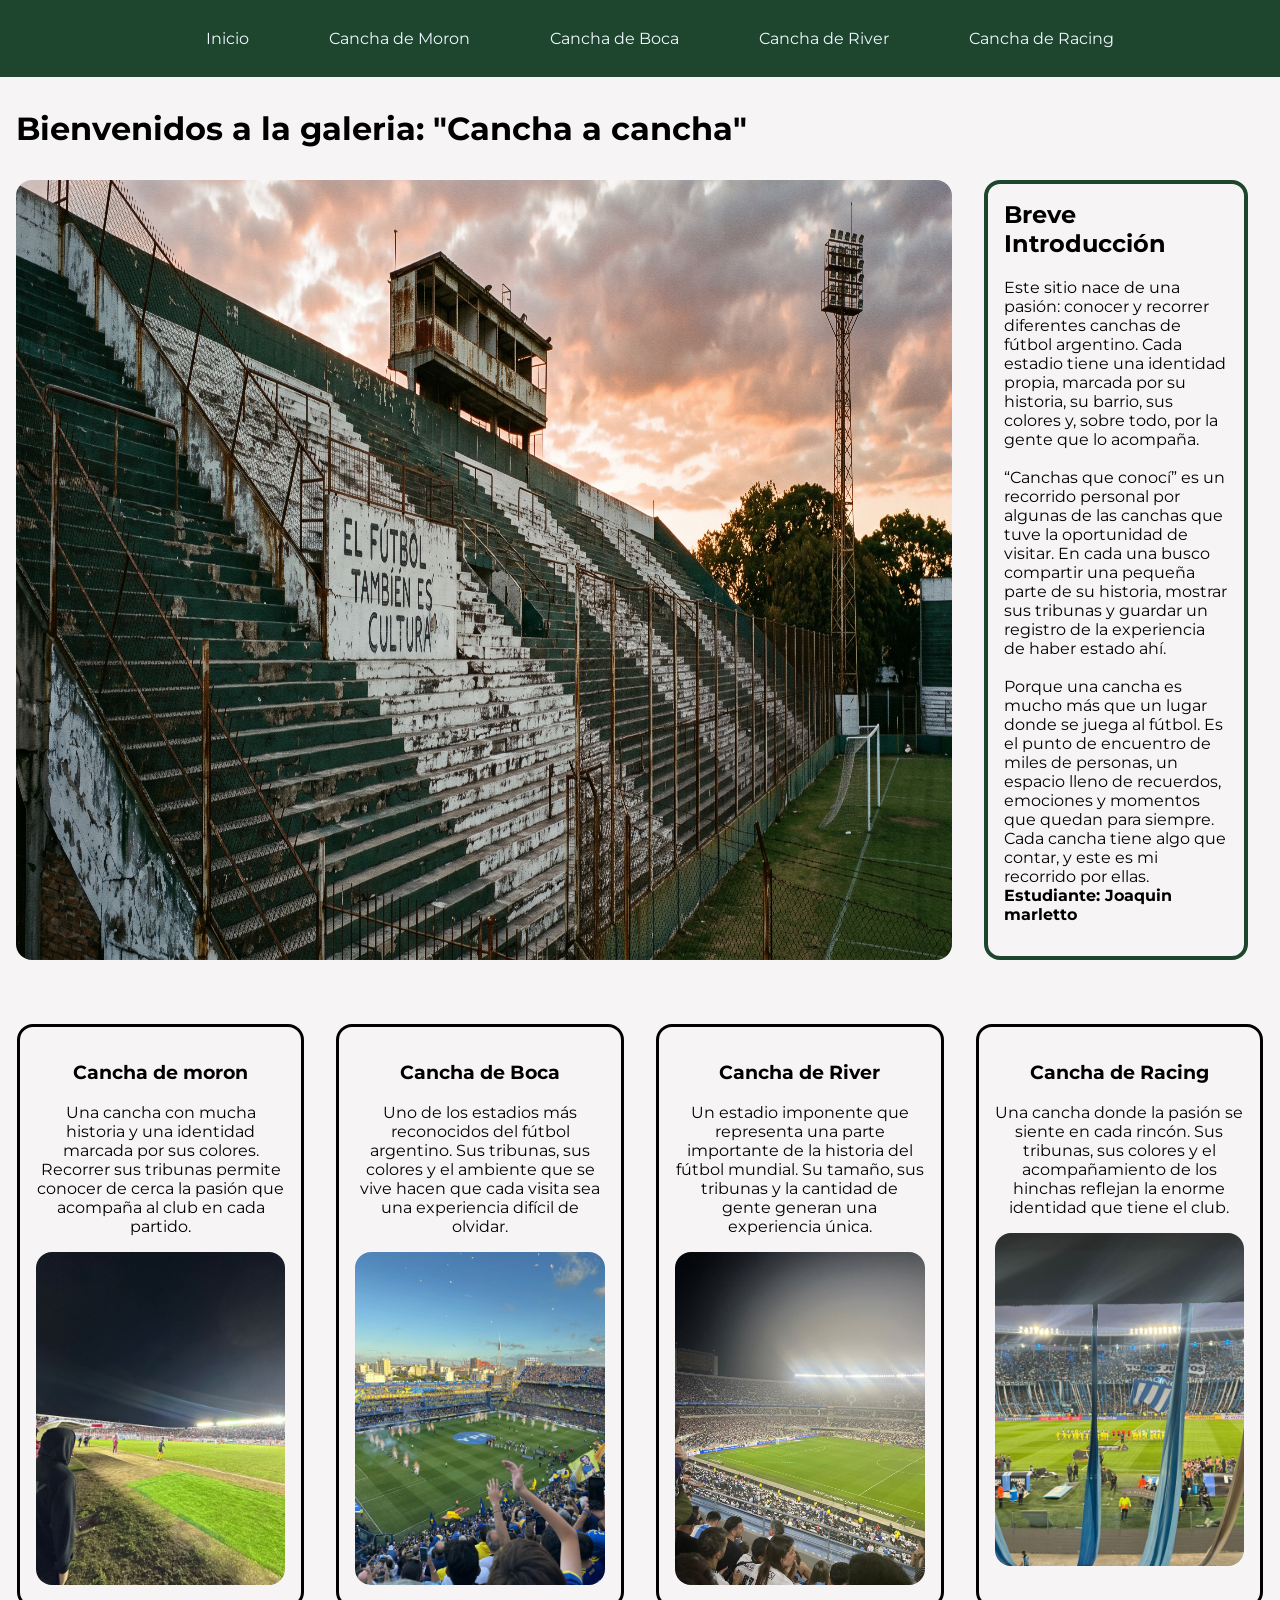
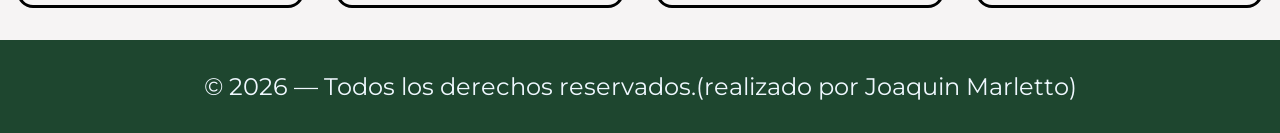
<file: index.html>
<!DOCTYPE html>
<html lang="es">

<head>
    <meta charset="UTF-8">
    <meta name="viewport" content="width=device-width, initial-scale=1.0">
    <title>Joaquin marletto</title>
    <link rel="stylesheet" href="css/estilos.css">
    <link rel="preconnect" href="https://fonts.googleapis.com">
    <link rel="preconnect" href="https://fonts.gstatic.com" crossorigin>
    <link href="https://fonts.googleapis.com/css2?family=Montserrat:wght@400;500;600;700;800&display=swap"
        rel="stylesheet">
</head>

<body>
    <header>
        <nav class="navbar">
            <ul class="nav-links">
                <li><a href="index.html">Inicio</a></li>
                <li><a href="moron.html">Cancha de Moron</a></li>
                <li><a href="boca.html">Cancha de Boca</a></li>
                <li><a href="river.html">Cancha de River</a></li>
                <li><a href="racing.html">Cancha de Racing</a></li>
            </ul>
        </nav>
    </header>
    <main>
        <h1 class="primer-titulo">Bienvenidos a la galeria: "Cancha a cancha"</h1>
        <div class="hero">
            <img src="img/tambien_cultura.jpeg" alt="imagen tipo hero">
            <div class="contenedor">
                <h2>Breve Introducción</h2>
                <p>
                    Este sitio nace de una pasión: conocer y recorrer diferentes canchas de fútbol argentino. Cada
                    estadio
                    tiene una identidad propia, marcada por su historia, su barrio, sus colores y, sobre todo, por la
                    gente
                    que lo acompaña.<br>
                    <br>
                    “Canchas que conocí” es un recorrido personal por algunas de las canchas que tuve la oportunidad de
                    visitar. En cada una busco compartir una pequeña parte de su historia, mostrar sus tribunas y
                    guardar un
                    registro de la experiencia de haber estado ahí.<br>
                    <br>
                    Porque una cancha es mucho más que un lugar donde se juega al fútbol. Es el punto de encuentro de
                    miles
                    de personas, un espacio lleno de recuerdos, emociones y momentos que quedan para siempre. Cada
                    cancha
                    tiene algo que contar, y este es mi recorrido por ellas.
                    <br>
                    <b>Estudiante: Joaquin marletto</b>

                </p>
            </div>
        </div>
        <section class="seccion-clubes">
            <article><a href="moron.html">
                    <h3>Cancha de moron</h3>
                    <p>Una cancha con mucha historia y una identidad marcada por sus colores. Recorrer sus tribunas
                        permite conocer de cerca la pasión que acompaña al club en cada partido.</p>
                    <img src="img/moron.jpeg" alt="img cancha de moron">
                </a>
            </article>
            <article><a href="boca.html">
                    <h3>Cancha de Boca</h3>
                    <p>Uno de los estadios más reconocidos del fútbol argentino. Sus tribunas, sus colores y el ambiente
                        que
                        se vive hacen que cada visita sea una experiencia difícil de olvidar.</p>
                    <img src="img/boca1.jpeg" alt="img cancha de Boca">
                </a>
            </article>
            <article><a href="river.html">
                    <h3>Cancha de River</h3>
                    <p>Un estadio imponente que representa una parte importante de la historia del fútbol mundial. Su
                        tamaño, sus tribunas y la cantidad de gente generan una experiencia única.</p>
                    <img src="img/river1.jpeg" alt="img cancha de River">
                </a>
            </article>
            <article><a href="racing.html">
                    <h3>Cancha de Racing</h3>
                    <p>Una cancha donde la pasión se siente en cada rincón. Sus tribunas, sus colores y el
                        acompañamiento de
                        los hinchas reflejan la enorme identidad que tiene el club.</p>
                    <img src="img/racing.jpeg" alt="img cancha de Racing">
                </a>
            </article>
        </section>
    </main>
    <footer>
        <p>© 2026 — Todos los derechos reservados.(realizado por Joaquin Marletto)</p>
    </footer>
</body>

</html>

</html>
</file>
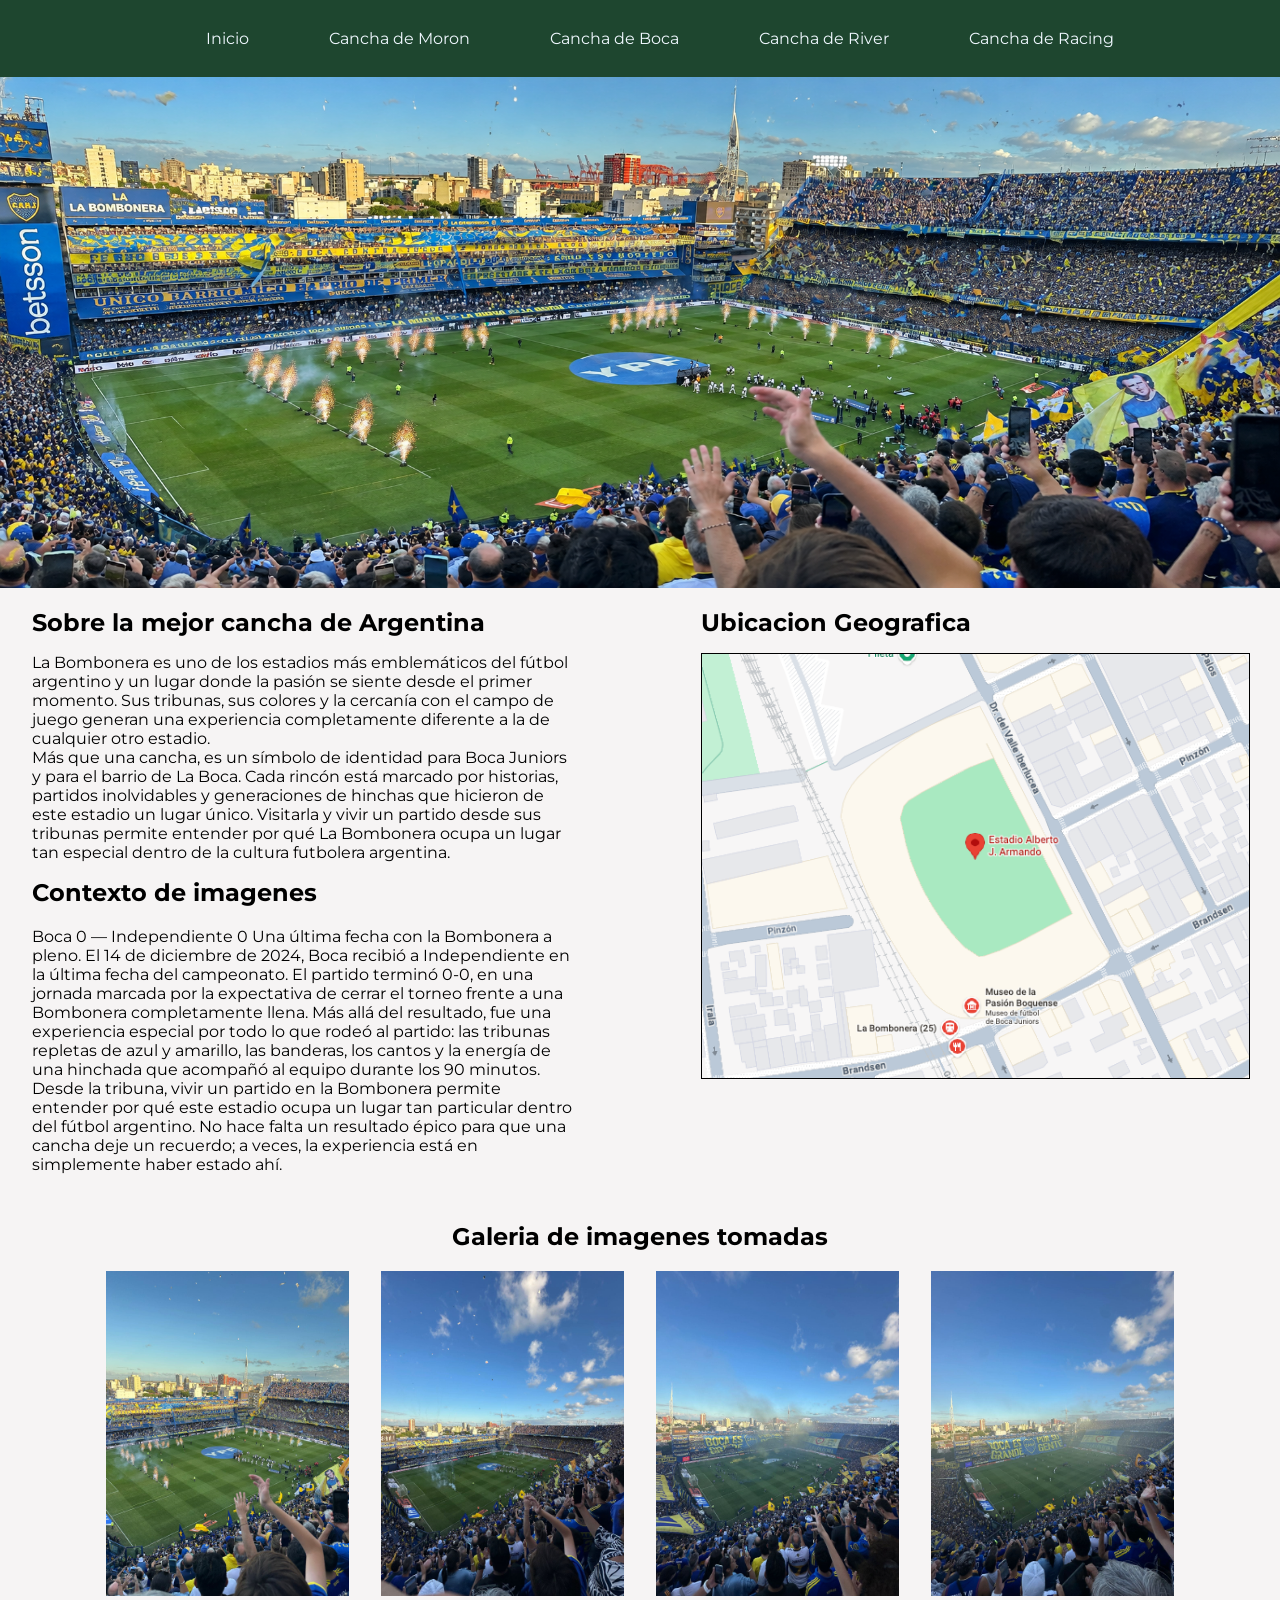
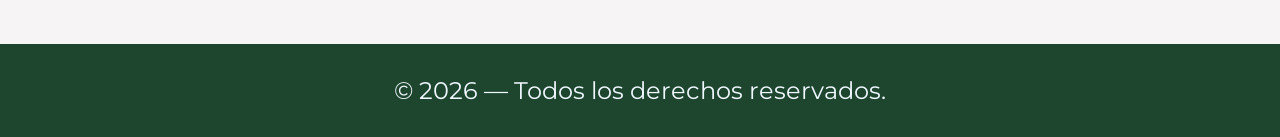
<file: boca.html>
<!DOCTYPE html>
<html lang="es">

<head>
    <meta charset="UTF-8">
    <meta name="viewport" content="width=device-width, initial-scale=1.0">
    <title>Cancha de Boca</title>
    <link rel="stylesheet" href="css/estilos.css">
    <link rel="preconnect" href="https://fonts.googleapis.com">
    <link rel="preconnect" href="https://fonts.gstatic.com" crossorigin>
    <link href="https://fonts.googleapis.com/css2?family=Montserrat:wght@400;500;600;700;800&display=swap"
        rel="stylesheet">
</head>

<body>
    <header>
        <nav class="navbar">
            <ul class="nav-links">
                <li><a href="index.html">Inicio</a></li>
                <li><a href="moron.html">Cancha de Moron</a></li>
                <li><a href="boca.html">Cancha de Boca</a></li>
                <li><a href="river.html">Cancha de River</a></li>
                <li><a href="racing.html">Cancha de Racing</a></li>
            </ul>
        </nav>
    </header>
    <main class="main-equipos">
        <div class="moron-hero">
            <img src="img/boca-hero.png" alt="imagen de boca-hero">
        </div>
        <section class="seccion-particular">
            <div class="contenedor-invisible">
                <div class="primer-div">
                    <h1>Sobre la mejor cancha de Argentina</h1>
                    <p> La Bombonera es uno de los estadios más emblemáticos del fútbol argentino y un lugar donde la
                        pasión se siente desde el primer momento. Sus tribunas, sus colores y la cercanía con el campo
                        de juego generan una experiencia completamente diferente a la de cualquier otro estadio.
                        <br>
                        Más que una cancha, es un símbolo de identidad para Boca Juniors y para el barrio de La Boca.
                        Cada rincón está marcado por historias, partidos inolvidables y generaciones de hinchas que
                        hicieron de este estadio un lugar único. Visitarla y vivir un partido desde sus tribunas permite
                        entender por qué La Bombonera ocupa un lugar tan especial dentro de la cultura futbolera
                        argentina.
                    </p>
                    <h2>Contexto de imagenes </h2>
                    <p>Boca 0 — Independiente 0

                        Una última fecha con la Bombonera a pleno.
                        El 14 de diciembre de 2024, Boca recibió a Independiente en la última fecha del campeonato. El
                        partido terminó 0-0, en una jornada marcada por la expectativa de cerrar el torneo frente a una
                        Bombonera completamente llena.

                        Más allá del resultado, fue una experiencia especial por todo lo que rodeó al partido: las
                        tribunas repletas de azul y amarillo, las banderas, los cantos y la energía de una hinchada que
                        acompañó al equipo durante los 90 minutos.

                        Desde la tribuna, vivir un partido en la Bombonera permite entender por qué este estadio ocupa
                        un lugar tan particular dentro del fútbol argentino. No hace falta un resultado épico para que
                        una cancha deje un recuerdo; a veces, la experiencia está en simplemente haber estado ahí.</p>
                </div>
                <div class="segundo-div">
                    <h1>Ubicacion Geografica</h1>
                    <img src="img/ubi-boca.png" alt="ubicacion de la bombonera">
                </div>
            </div>
            <h2 class="titulo-galeria">Galeria de imagenes tomadas</h2>
            <div class="principal-moron">
                <img src="img/boca1.jpeg" alt="primer imagen de boca">
                <img src="img/boca2.jpeg" alt="segunda imagen de boca">
                <img src="img/boca3.jpeg" alt="tercer imagen de boca">
                <img src="img/boca4.jpeg" alt="cuarta imagen de boca">
            </div>

        </section>
    </main>
    <footer>
        <p>© 2026 — Todos los derechos reservados.</p>
    </footer>
</body>

</html>
</file>
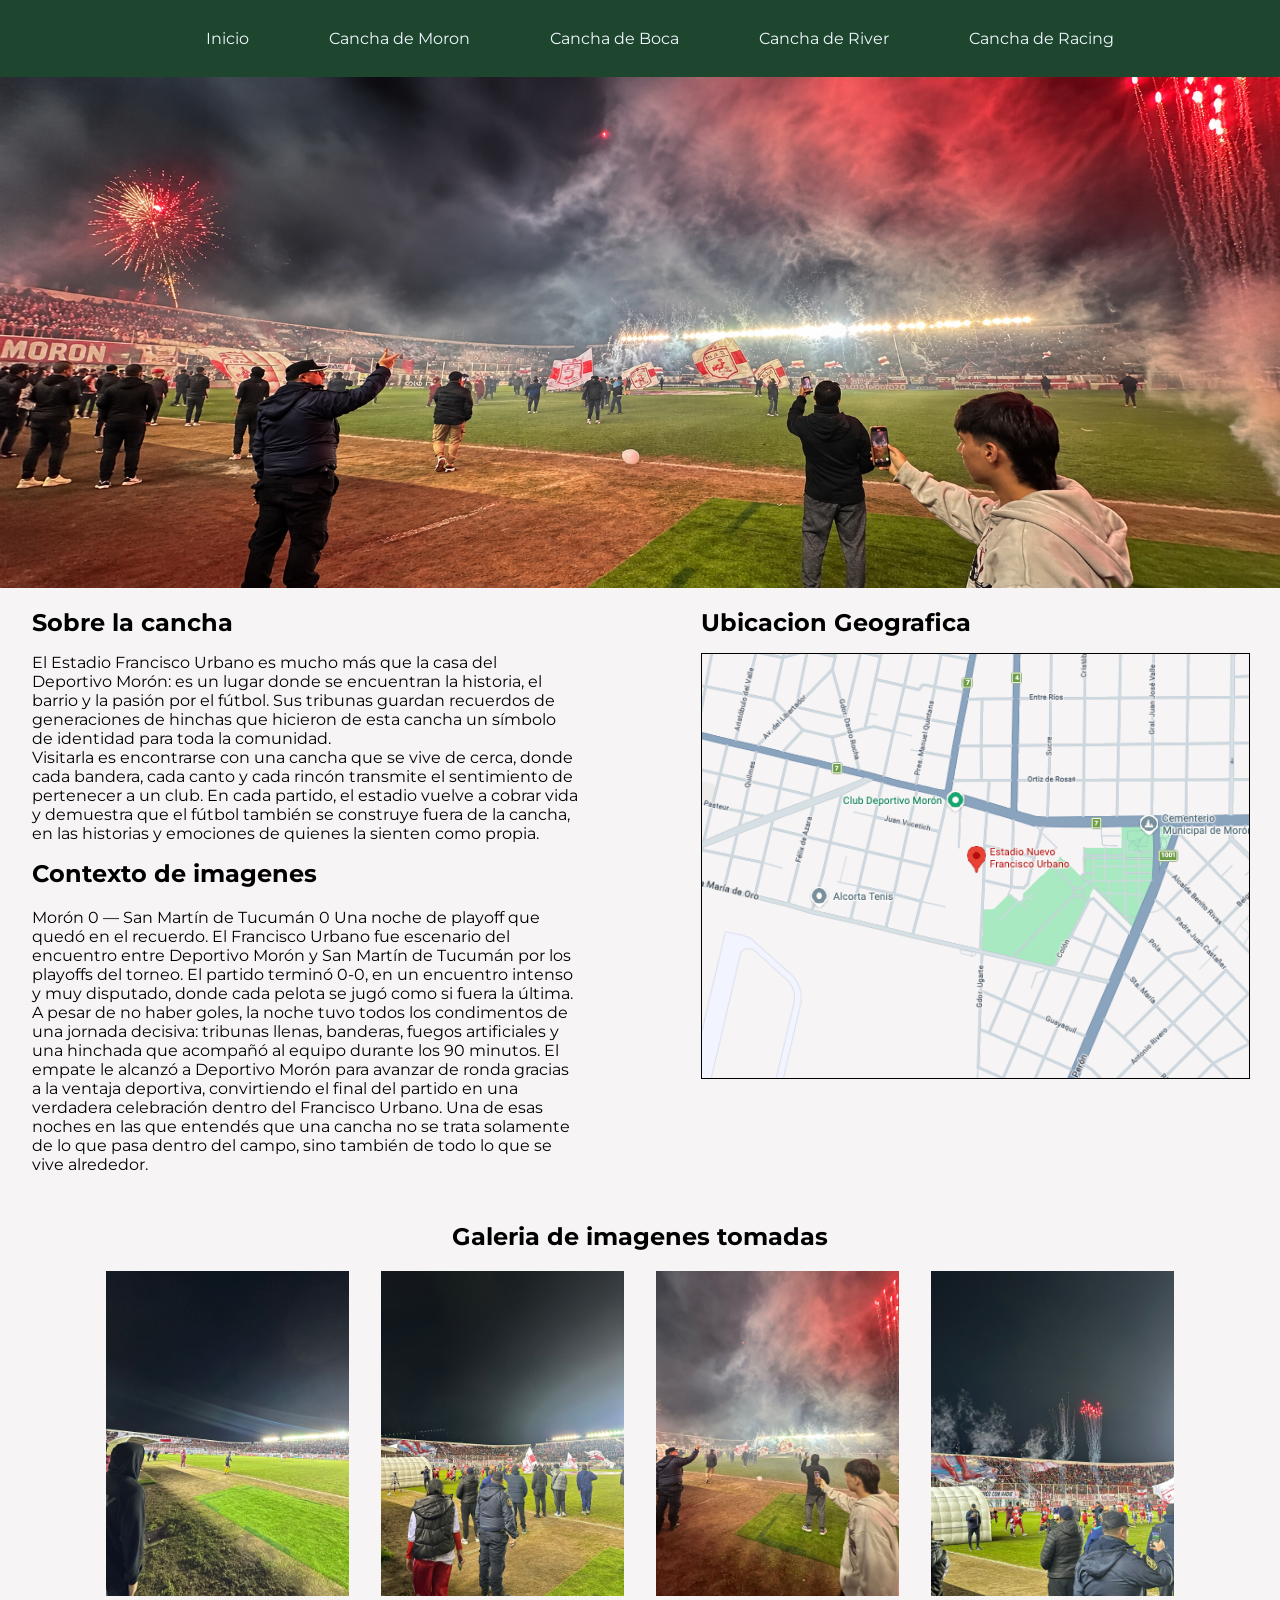
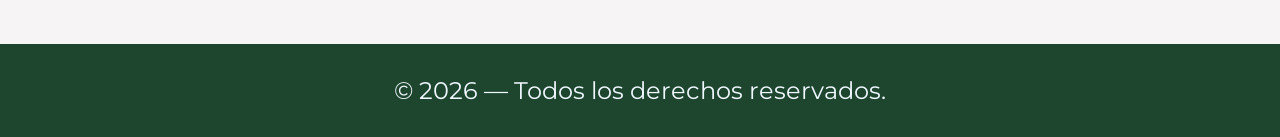
<file: moron.html>
<!DOCTYPE html>
<html lang="es">

<head>
    <meta charset="UTF-8">
    <meta name="viewport" content="width=device-width, initial-scale=1.0">
    <title>Cancha de Moron</title>
    <link rel="stylesheet" href="css/estilos.css">
    <link rel="preconnect" href="https://fonts.googleapis.com">
    <link rel="preconnect" href="https://fonts.gstatic.com" crossorigin>
    <link href="https://fonts.googleapis.com/css2?family=Montserrat:wght@400;500;600;700;800&display=swap"
        rel="stylesheet">
</head>

<body>
    <header>
        <nav class="navbar">
            <ul class="nav-links">
                <li><a href="index.html">Inicio</a></li>
                <li><a href="moron.html">Cancha de Moron</a></li>
                <li><a href="boca.html">Cancha de Boca</a></li>
                <li><a href="river.html">Cancha de River</a></li>
                <li><a href="racing.html">Cancha de Racing</a></li>
            </ul>
        </nav>
    </header>
    <main class="main-equipos">
        <div class="moron-hero">
            <img src="img/moron-hero.png" alt="imagen de moron-hero">
        </div>
        <section class="seccion-particular">
            <div class="contenedor-invisible">
                <div class="primer-div">
                    <h1>Sobre la cancha</h1>
                    <p> El Estadio Francisco Urbano es mucho más que la casa del Deportivo Morón: es un lugar donde se
                        encuentran la historia, el barrio y la pasión por el fútbol. Sus tribunas guardan recuerdos de
                        generaciones de hinchas que hicieron de esta cancha un símbolo de identidad para toda la
                        comunidad.
                        <br>
                        Visitarla es encontrarse con una cancha que se vive de cerca, donde cada bandera, cada canto y
                        cada
                        rincón transmite el sentimiento de pertenecer a un club. En cada partido, el estadio vuelve a
                        cobrar
                        vida y demuestra que el fútbol también se construye fuera de la cancha, en las historias y
                        emociones de
                        quienes la sienten como propia.
                    </p>
                    <h2>Contexto de imagenes </h2>
                    <p>Morón 0 — San Martín de Tucumán 0

                        Una noche de playoff que quedó en el recuerdo.
                        El Francisco Urbano fue escenario del encuentro entre Deportivo Morón y San Martín de Tucumán
                        por los
                        playoffs del torneo. El partido terminó 0-0, en un encuentro intenso y muy disputado, donde cada
                        pelota
                        se jugó como si fuera la última.

                        A pesar de no haber goles, la noche tuvo todos los condimentos de una jornada decisiva: tribunas
                        llenas,
                        banderas, fuegos artificiales y una hinchada que acompañó al equipo durante los 90 minutos.

                        El empate le alcanzó a Deportivo Morón para avanzar de ronda gracias a la ventaja deportiva,
                        convirtiendo el final del partido en una verdadera celebración dentro del Francisco Urbano.

                        Una de esas noches en las que entendés que una cancha no se trata solamente de lo que pasa
                        dentro del
                        campo, sino también de todo lo que se vive alrededor.</p>
                </div>
                <div class="segundo-div">
                    <h1>Ubicacion Geografica</h1>
                    <img src="img/ubi-moron.png" alt="">
                </div>
            </div>
            <h2 class="titulo-galeria">Galeria de imagenes tomadas</h2>
            <div class="principal-moron">
                <img src="img/moron.jpeg" alt="primer imagen de moron">
                <img src="img/moron1.jpeg" alt="segunda imagen de moron">
                <img src="img/moron2.jpeg" alt="tercer imagen de moron">
                <img src="img/moron3.jpeg" alt="cuarta imagen de moron">
            </div>

        </section>
    </main>
    <footer>
        <p>© 2026 — Todos los derechos reservados.</p>
    </footer>
</body>

</html>
</file>
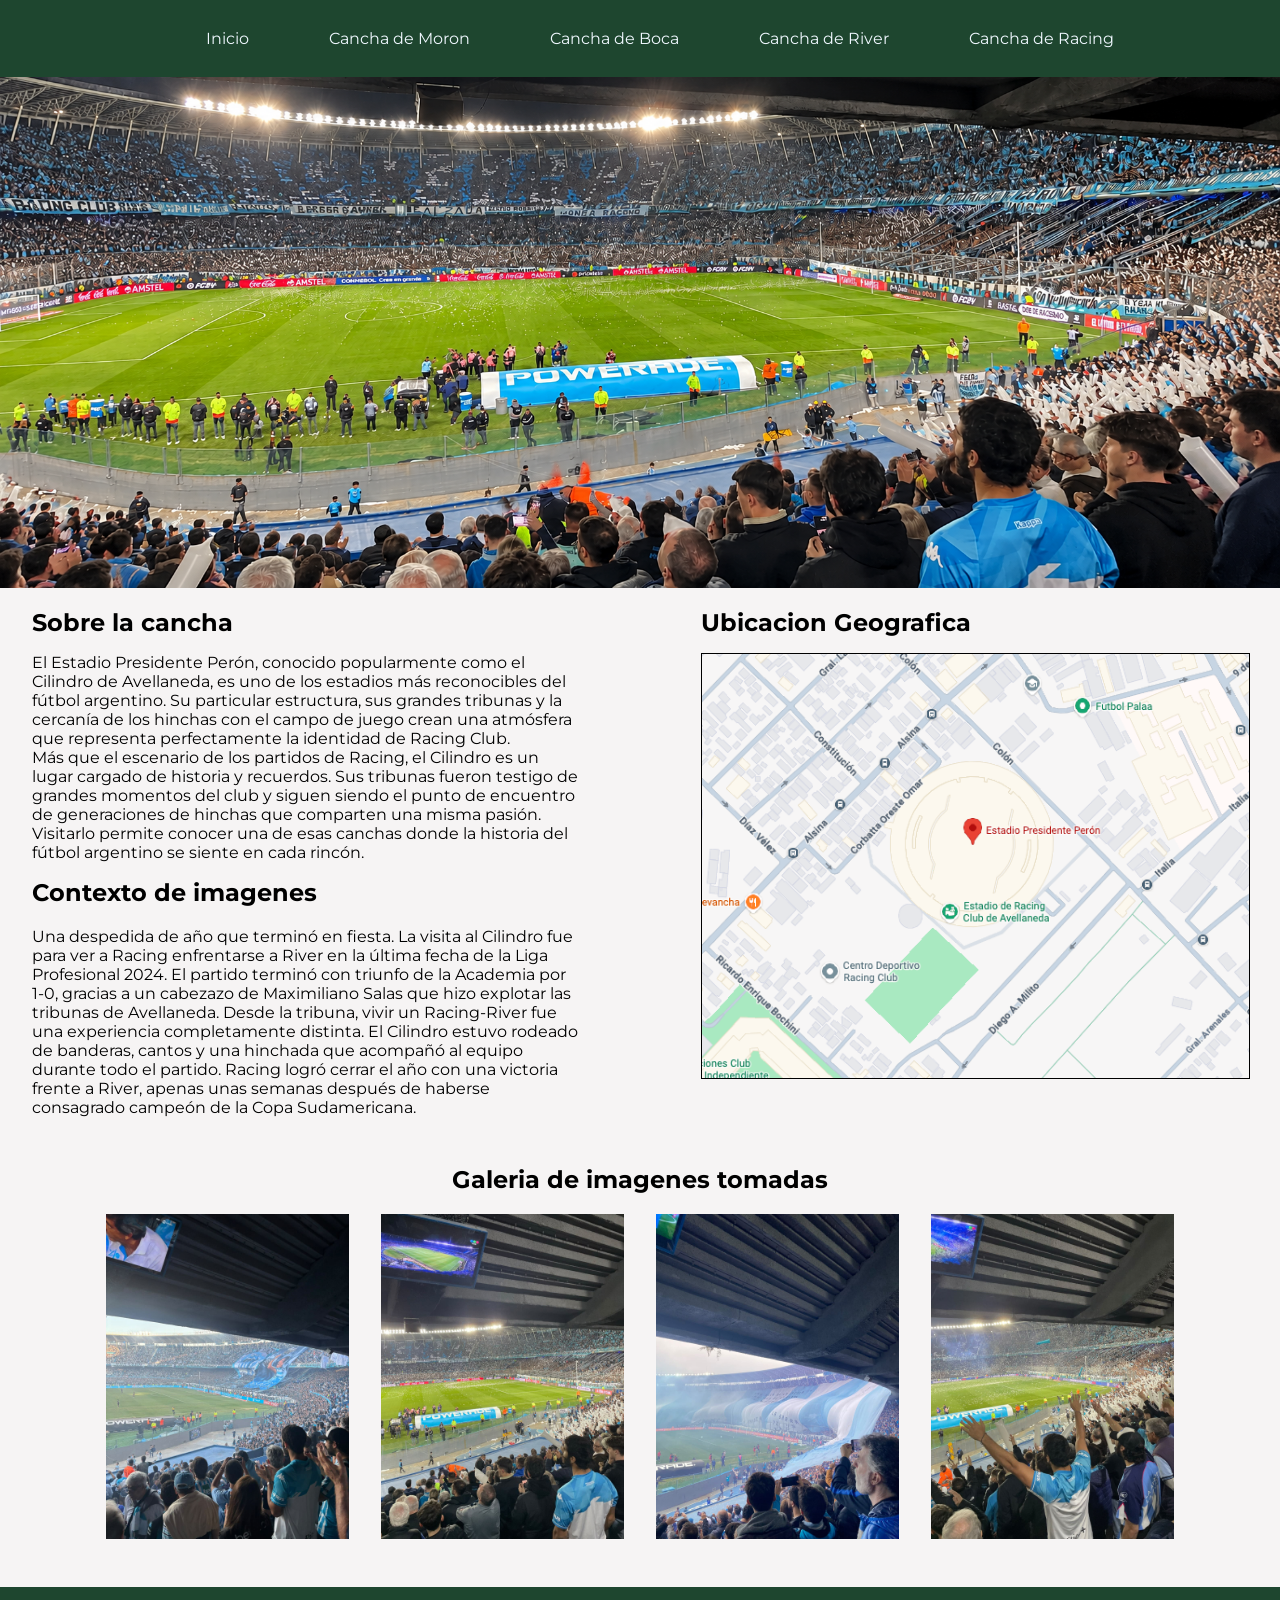
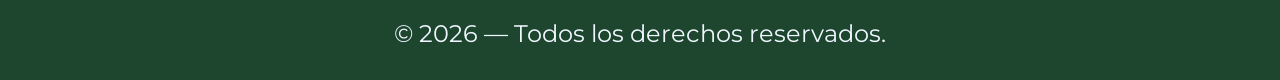
<file: racing.html>
<!DOCTYPE html>
<html lang="es">

<head>
    <meta charset="UTF-8">
    <meta name="viewport" content="width=device-width, initial-scale=1.0">
    <title>Cancha de Racing</title>
    <link rel="stylesheet" href="css/estilos.css">
    <link rel="preconnect" href="https://fonts.googleapis.com">
    <link rel="preconnect" href="https://fonts.gstatic.com" crossorigin>
    <link href="https://fonts.googleapis.com/css2?family=Montserrat:wght@400;500;600;700;800&display=swap"
        rel="stylesheet">
</head>

<body>
    <header>
        <nav class="navbar">
            <ul class="nav-links">
                <li><a href="index.html">Inicio</a></li>
                <li><a href="moron.html">Cancha de Moron</a></li>
                <li><a href="boca.html">Cancha de Boca</a></li>
                <li><a href="river.html">Cancha de River</a></li>
                <li><a href="racing.html">Cancha de Racing</a></li>
            </ul>
        </nav>
    </header>
    <main class="main-equipos">
        <div class="moron-hero">
            <img src="img/racing-hero.png" alt="imagen de racing-hero">
        </div>
        <section class="seccion-particular">
            <div class="contenedor-invisible">
                <div class="primer-div">
                    <h1>Sobre la cancha</h1>
                    <p> El Estadio Presidente Perón, conocido popularmente como el Cilindro de Avellaneda, es uno de los
                        estadios más reconocibles del fútbol argentino. Su particular estructura, sus grandes tribunas y
                        la cercanía de los hinchas con el campo de juego crean una atmósfera que representa
                        perfectamente la identidad de Racing Club.
                        <br>
                        Más que el escenario de los partidos de Racing, el Cilindro es un lugar cargado de historia y
                        recuerdos. Sus tribunas fueron testigo de grandes momentos del club y siguen siendo el punto de
                        encuentro de generaciones de hinchas que comparten una misma pasión. Visitarlo permite conocer
                        una de esas canchas donde la historia del fútbol argentino se siente en cada rincón.
                    </p>
                    <h2>Contexto de imagenes </h2>
                    <p>Una despedida de año que terminó en fiesta.
                        La visita al Cilindro fue para ver a Racing enfrentarse a River en la última fecha de la Liga
                        Profesional 2024. El partido terminó con triunfo de la Academia por 1-0, gracias a un cabezazo
                        de Maximiliano Salas que hizo explotar las tribunas de Avellaneda.

                        Desde la tribuna, vivir un Racing-River fue una experiencia completamente distinta. El Cilindro
                        estuvo rodeado de banderas, cantos y una hinchada que acompañó al equipo durante todo el
                        partido. Racing logró cerrar el año con una victoria frente a River, apenas unas semanas después
                        de haberse consagrado campeón de la Copa Sudamericana.</p>
                </div>
                <div class="segundo-div">
                    <h1>Ubicacion Geografica</h1>
                    <img src="img/ubi-racing.png" alt="ubicacion cilindro">
                </div>
            </div>
            <h2 class="titulo-galeria">Galeria de imagenes tomadas</h2>
            <div class="principal-moron">
                <img src="img/racing2.jpeg" alt="primer imagen de racing">
                <img src="img/racing3.jpeg" alt="segunda imagen de racing">
                <img src="img/racing4.jpeg" alt="tercer imagen de racing">
                <img src="img/racing5.jpeg" alt="cuarta imagen de racing">
            </div>

        </section>
    </main>
    <footer>
        <p>© 2026 — Todos los derechos reservados.</p>
    </footer>
</body>

</html>
</file>
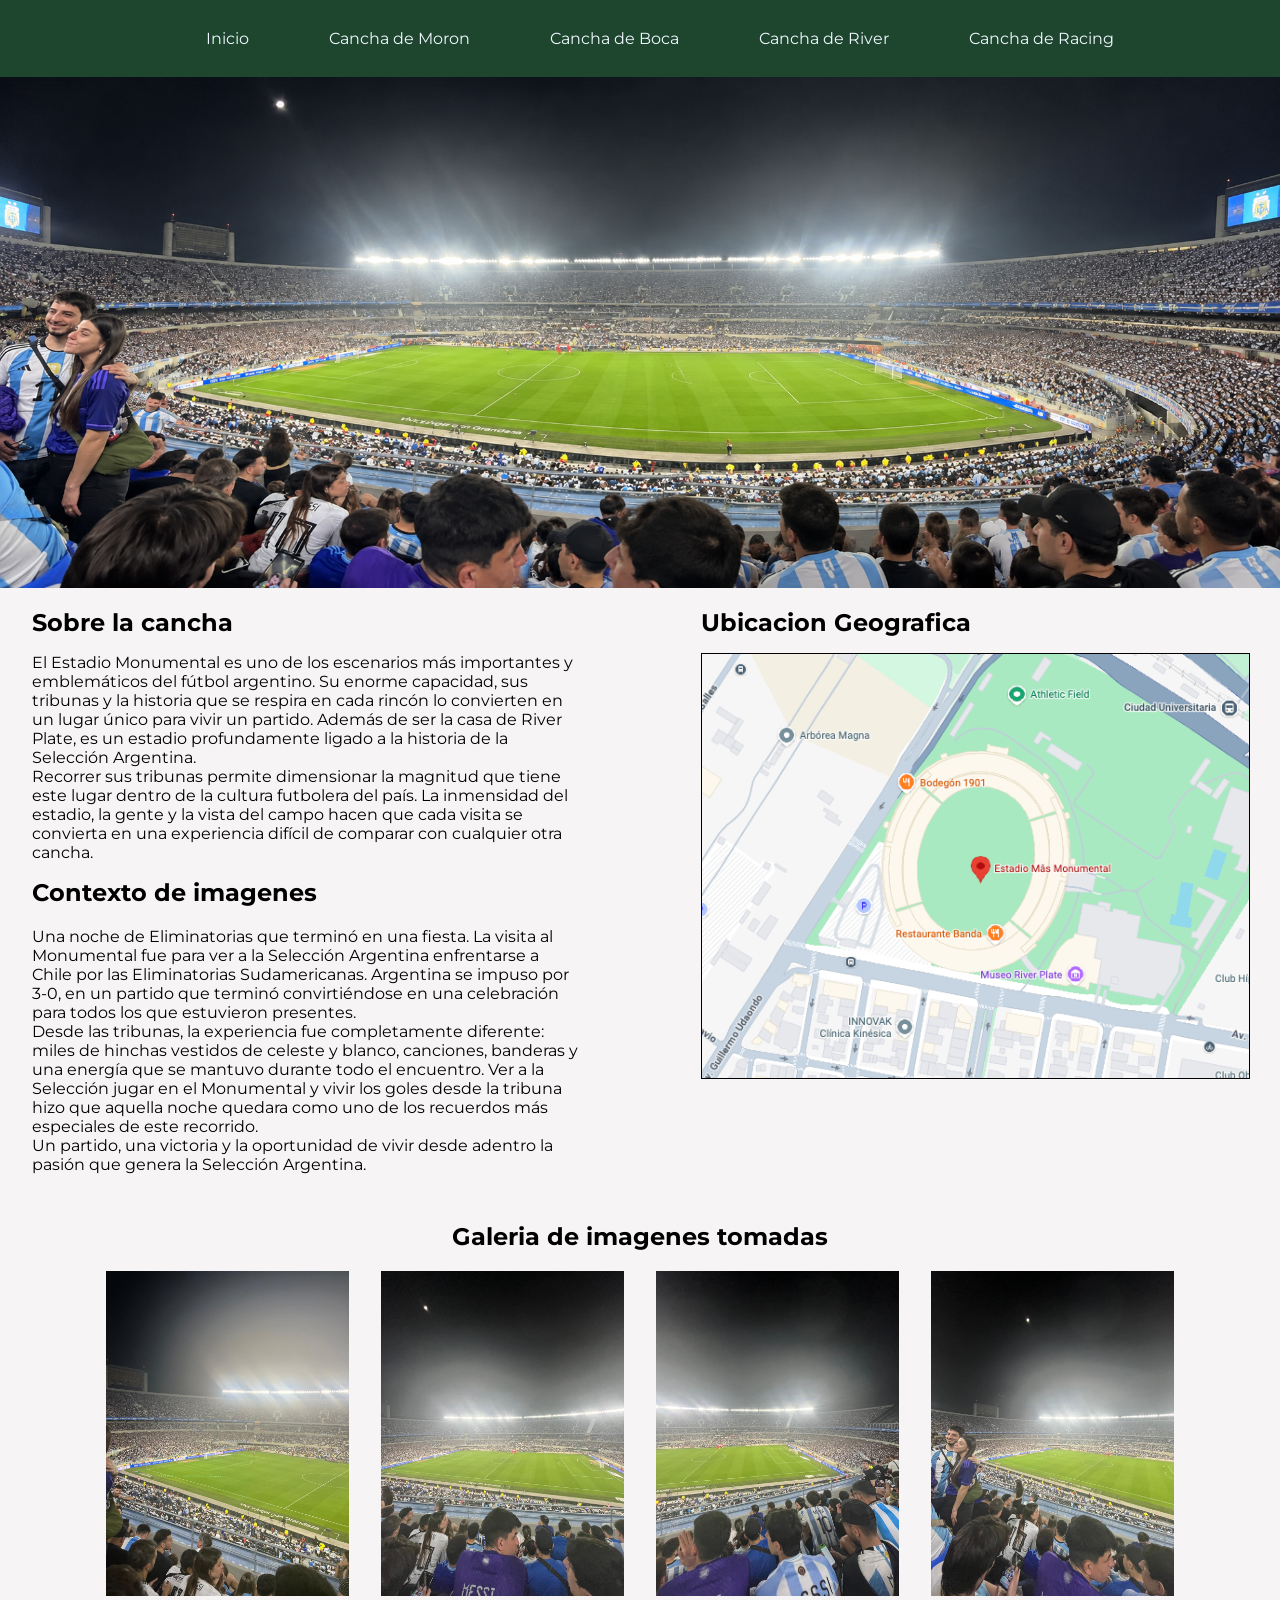
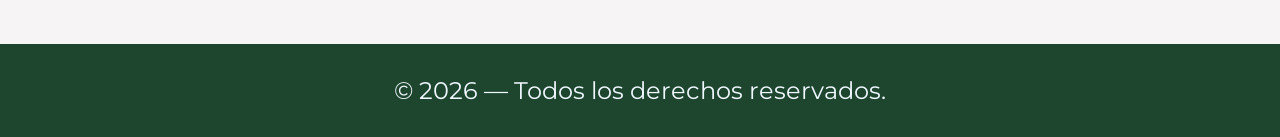
<file: river.html>
<!DOCTYPE html>
<html lang="es">

<head>
    <meta charset="UTF-8">
    <meta name="viewport" content="width=device-width, initial-scale=1.0">
    <title>Cancha de River</title>
    <link rel="stylesheet" href="css/estilos.css">
    <link rel="preconnect" href="https://fonts.googleapis.com">
    <link rel="preconnect" href="https://fonts.gstatic.com" crossorigin>
    <link href="https://fonts.googleapis.com/css2?family=Montserrat:wght@400;500;600;700;800&display=swap"
        rel="stylesheet">
</head>

<body>
    <header>
        <nav class="navbar">
            <ul class="nav-links">
                <li><a href="index.html">Inicio</a></li>
                <li><a href="moron.html">Cancha de Moron</a></li>
                <li><a href="boca.html">Cancha de Boca</a></li>
                <li><a href="river.html">Cancha de River</a></li>
                <li><a href="racing.html">Cancha de Racing</a></li>
            </ul>
        </nav>
    </header>
    <main class="main-equipos">
        <div class="moron-hero">
            <img src="img/river-hero.png" alt="imagen de river-hero">
        </div>
        <section class="seccion-particular">
            <div class="contenedor-invisible">
                <div class="primer-div">
                    <h1>Sobre la cancha</h1>
                    <p> El Estadio Monumental es uno de los escenarios más importantes y emblemáticos del fútbol
                        argentino. Su enorme capacidad, sus tribunas y la historia que se respira en cada rincón lo
                        convierten en un lugar único para vivir un partido. Además de ser la casa de River Plate, es un
                        estadio profundamente ligado a la historia de la Selección Argentina.
                        <br>
                        Recorrer sus tribunas permite dimensionar la magnitud que tiene este lugar dentro de la cultura
                        futbolera del país. La inmensidad del estadio, la gente y la vista del campo hacen que cada
                        visita se convierta en una experiencia difícil de comparar con cualquier otra cancha.
                    </p>
                    <h2>Contexto de imagenes </h2>
                    <p>Una noche de Eliminatorias que terminó en una fiesta.
                        La visita al Monumental fue para ver a la Selección Argentina enfrentarse a Chile por las
                        Eliminatorias Sudamericanas. Argentina se impuso por 3-0, en un partido que terminó
                        convirtiéndose en una celebración para todos los que estuvieron presentes.
                        <br>
                        Desde las tribunas, la experiencia fue completamente diferente: miles de hinchas vestidos de
                        celeste y blanco, canciones, banderas y una energía que se mantuvo durante todo el encuentro.
                        Ver a la Selección jugar en el Monumental y vivir los goles desde la tribuna hizo que aquella
                        noche quedara como uno de los recuerdos más especiales de este recorrido.
                        <br>
                        Un partido, una victoria y la oportunidad de vivir desde adentro la pasión que genera la
                        Selección Argentina.
                    </p>
                </div>
                <div class="segundo-div">
                    <h1>Ubicacion Geografica</h1>
                    <img src="img/ubi-river.png" alt="ubicacion monumental">
                </div>
            </div>
            <h2 class="titulo-galeria">Galeria de imagenes tomadas</h2>
            <div class="principal-moron">
                <img src="img/river1.jpeg" alt="primer imagen de river">
                <img src="img/river2.jpeg" alt="segunda imagen de river">
                <img src="img/river3.jpeg" alt="tercer imagen de river">
                <img src="img/river4.jpeg" alt="cuarta imagen de river">
            </div>

        </section>
    </main>
    <footer>
        <p>© 2026 — Todos los derechos reservados.</p>
    </footer>
</body>

</html>
</file>
<file: css/estilos.css>
body {
    margin: 0%;
    font-family: 'Montserrat', sans-serif;
    background-color: rgb(246, 244, 244) ;
}

img {
    max-width: 100%;
}
h1 {
    text-align: start;
    margin-top: 0%;
    margin-bottom: 0%;
    padding-bottom: 2rem;
    padding-top: 2rem;
}

nav {
    display: flex;
    justify-content: center;
    background-color: #1E462F;
    padding: 0.8rem;
}

ul {

    list-style: none;
    display: flex;
    gap: 4rem;
}

ul li a {
    text-decoration: none;
    color: aliceblue;
    padding: 0.5rem;
}

ul li a:hover {
    background-color: aliceblue;
    color: #1E462F;
}

main {
    background-color: rgb(246, 244, 244);
    padding-right: 1rem;
    padding-left: 1rem;
    padding-bottom: 2rem;
}

footer {
    background-color: #1E462F;
}

footer p {
    font-size: 1.5rem;
    margin-top: 0%;
    margin-bottom: 0%;
    color: aliceblue;
    text-align: center;
    padding: 2rem;
}

.seccion-clubes {
    justify-content: center;
    display: flex;
    margin-top: 4rem;
    gap: 2rem;
}

.hero {
    display: flex;
}

.hero img {
    max-width: 75%;
    border-radius: 1rem;
}

.hero .contenedor {
    max-width: 25%;
    margin-left: 2rem;
    margin-right: 1rem;
    margin-top: 0%;
    margin-bottom: 0%;
    border: 0.3rem solid #1E462F;
    border-radius: 1rem;
    padding: 1rem;
}

article {
    align-items: center;
    padding: 1rem;
    border: 3px solid black;
    border-radius: 1rem;
    max-width: 20%;
    text-align: center;
}

article p {
    max-width: 100%;
}

article img {
    border-radius: 1rem;
    max-width: 100%;
}

article a {
    text-decoration: none;
    color: black;
}

article:hover {
    background-color: #fff700;
}

.moron-hero img {
    width: 100%;
}
.main-equipos {
    padding: 0%;
}
.principal-moron{
    display: flex;
    gap: 2rem;
    justify-content: center;
}
.principal-moron img{
    max-width: 20%;
}
.seccion-particular{
    margin-left: 2rem;
    margin-right: 2rem;
    margin-bottom: 3rem;

}
.seccion-particular p{
    max-width: 100%;
    margin-top: 0%;
}
.seccion-particular h1,h2{
    margin-top: 0%;
    padding: 0%;
}
.seccion-particular h1{
    margin-top: 1rem;
    margin-bottom: 1rem;
}
.titulo-galeria{
    text-align: center;
    margin-top: 2rem;
}
.contenedor-invisible{
    display: flex;
    max-width: 100%;
    gap:10%
}
.primer-div{
    max-width: 45%;
}
.segundo-div{
    max-width: 45%;
}
.segundo-div img{
    border: 1px solid black;
}
@media (max-width: 768PX)
{
    .nav-links{
        flex-direction: column;
        text-align: center;
        padding-left: 0%;
    }
    nav{
        width: 100%;
        padding: 0%;
    }
    .contenedor-invisible{
        flex-direction: column;
        justify-content: center;
    }
    .primer-div{
        max-width: 100%;
    }
    .segundo-div{
        max-width: 100%;
    }
    .principal-moron{
        flex-direction: column;
    }
    .principal-moron img{
    max-width: 100%;
    }
    .hero img{
        max-width: 100%;
    }
    .hero{
        flex-direction: column;
        gap:2rem;
    }
    .hero .contenedor{
        max-width: 100%;
        margin-left: 0rem;
        margin-right: 0%;
    }
    .primer-titulo{
        text-align: center;
    }
    .contenedor h2{
        text-align: center; 
    }
    .seccion-clubes{
        flex-direction: column;
    }
    .seccion-clubes article{
        max-width: 100%;
    }
}
</file>
